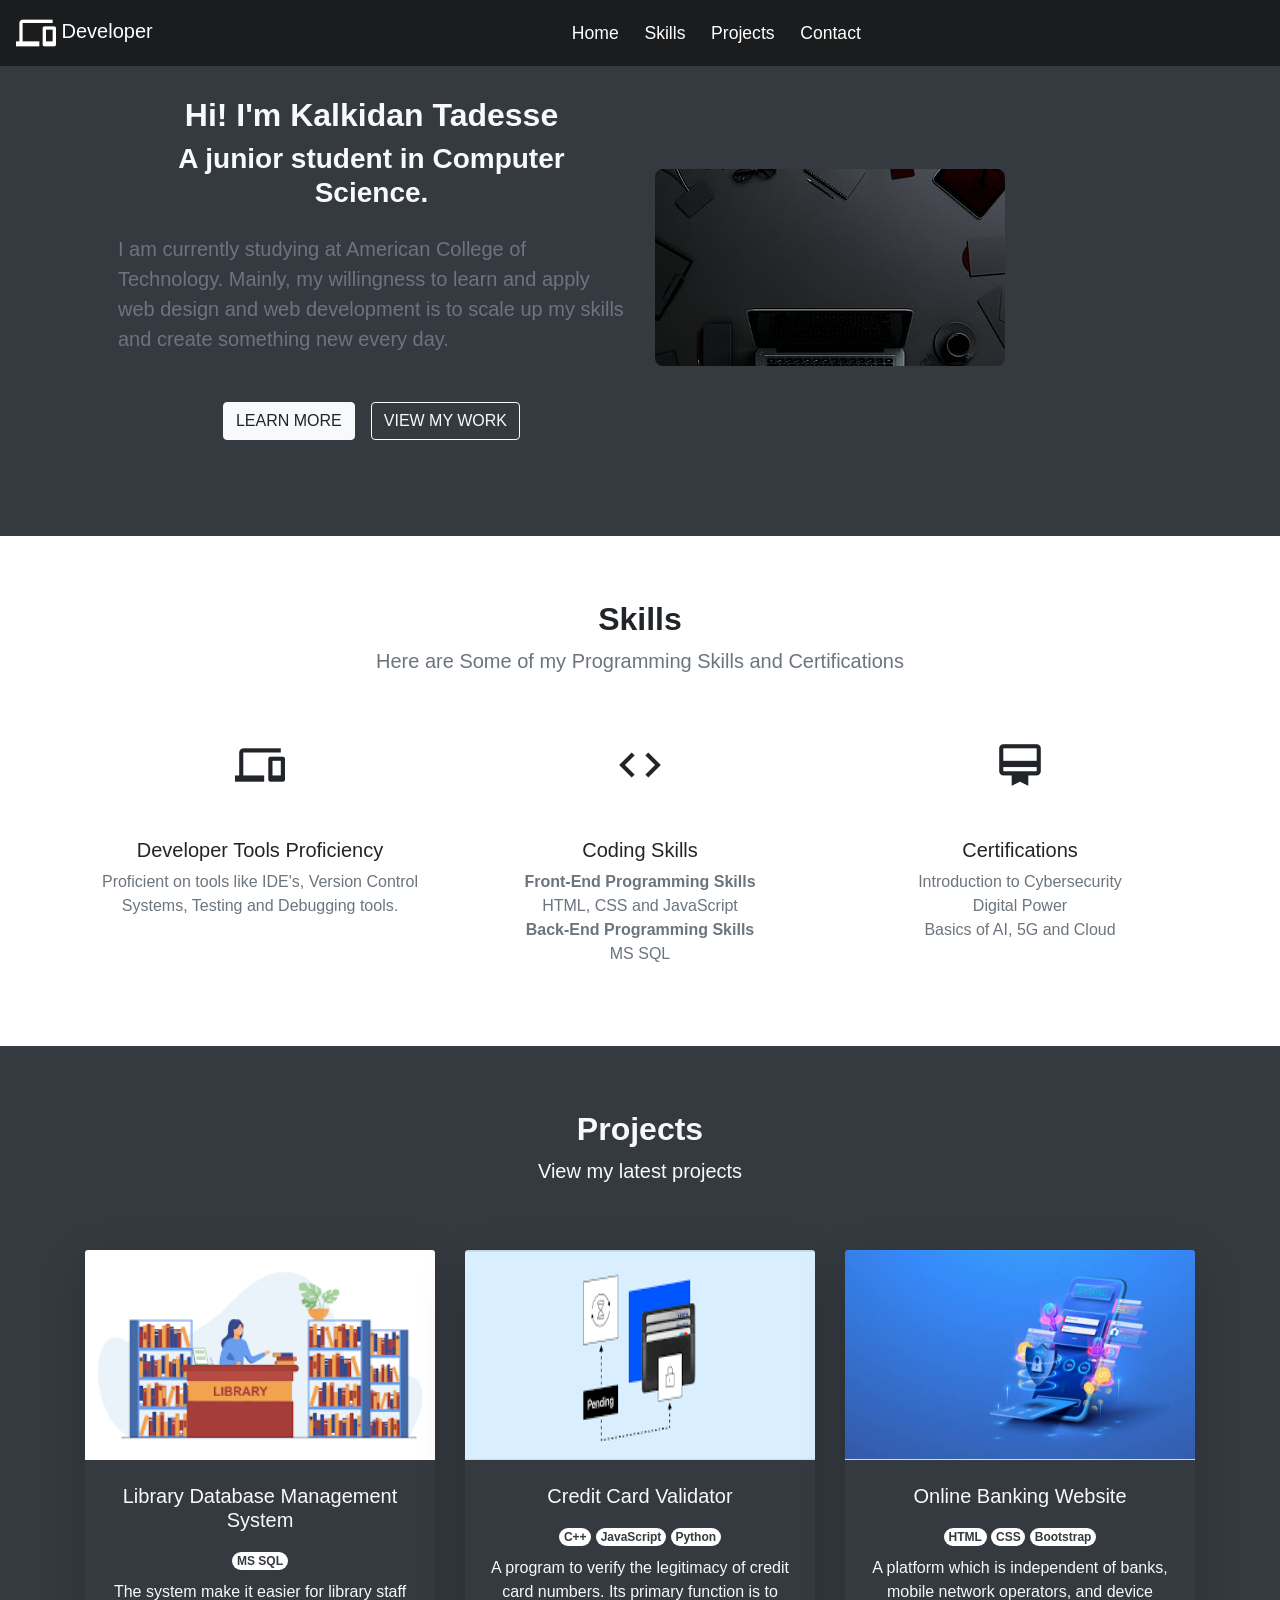
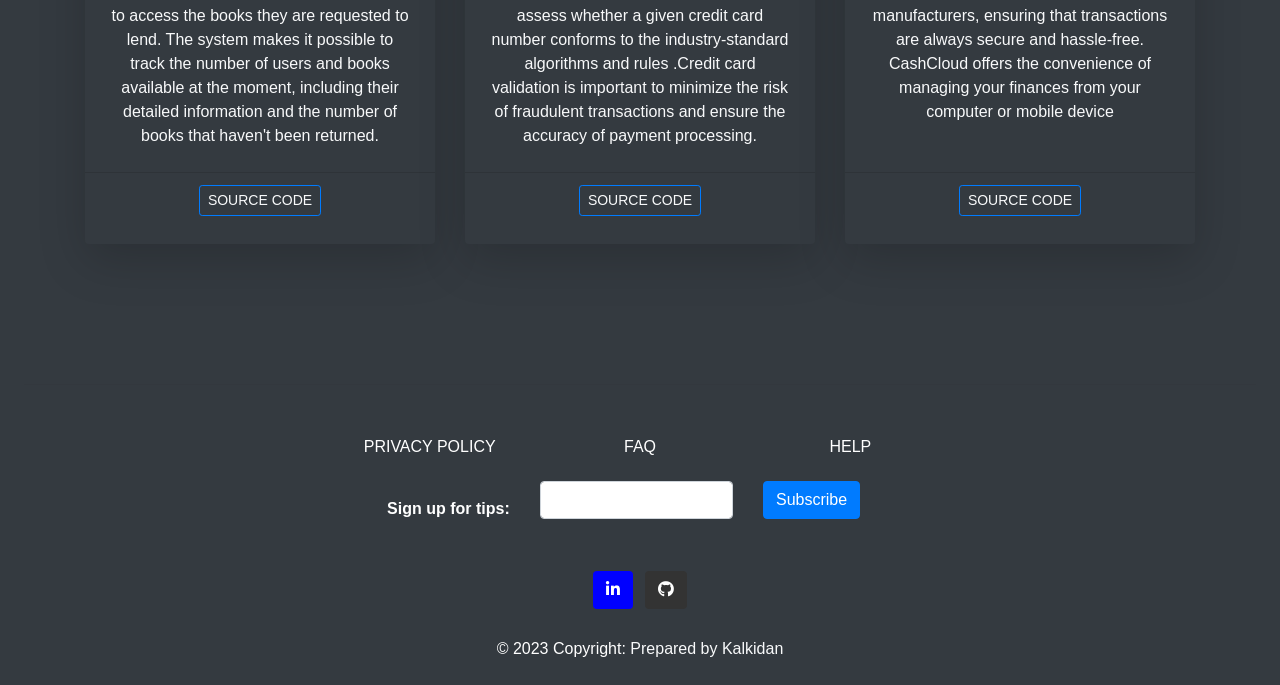
<file: index.html>
<!DOCTYPE html>
<html lang="en">
<head>
    <meta charset="UTF-8">
    <meta name="viewport" content="width=device-width, initial-scale=1.0">
    <title>Portfolio</title>
    <link rel="stylesheet" href="style.css">
    <!-- Link of fonts -->
    <link rel="stylesheet" href="https://fonts.googleapis.com/css2?family=Material+Symbols+Outlined:opsz,wght,FILL,GRAD@24,400,0,0" />
    <link href="https://fonts.googleapis.com/css2?family=Montserrat:wght@800&family=Poppins:ital,wght@1,200;1,300&display=swap" rel="stylesheet">
    <link href="https://fonts.googleapis.com/icon?family=Material+Icons+Outlined"
      rel="stylesheet">
    <!-- link of bootstrap -->
    <link href="https://cdn.jsdelivr.net/npm/bootstrap@5.0.2/dist/css/bootstrap.min.css" rel="stylesheet">
    <link rel="stylesheet" href="https://cdn.jsdelivr.net/npm/bootstrap@4.0.0/dist/css/bootstrap.min.css" integrity="sha384-Gn5384xqQ1aoWXA+058RXPxPg6fy4IWvTNh0E263XmFcJlSAwiGgFAW/dAiS6JXm" crossorigin="anonymous">
    <!-- link of icons -->
      <link rel="icon" type="image/x-icon" href="https://www.google.com/url?sa=i&url=https%3A%2F%2Fstock.adobe.com%2Fimages%2Fminimal-elegant-monogram-art-logo-outstanding-professional-trendy-awesome-artistic-c-cc-initial-based-alphabet-icon-logo-premium-business-logo-white-color-on-black-background%2F337923294&psig=AOvVaw11Tz3UDgl-LfOVtsSwtp5p&ust=1701029836188000&source=images&cd=vfe&opi=89978449&ved=0CBIQjRxqFwoTCLDVnIv834IDFQAAAAAdAAAAABAE">
    
    <link rel="stylesheet" href="https://cdnjs.cloudflare.com/ajax/libs/font-awesome/5.15.4/css/all.min.css">

</head>
<body data-bs-spy="scroll">
    <div class="container-fluid px-0">
        <nav class="navbar navbar-expand-lg navbar-dark fixed-top">
            <a class="navbar-brand " href="/"> 
                <span class="material-icons-outlined ">
                    devices
                    </span>
                    Developer
            </a>
            <button class="navbar-toggler" type="button" data-toggle="collapse" data-target="#navbarSupportedContent" aria-controls="navbarSupportedContent" aria-expanded="false" aria-label="Toggle navigation">
              <span class="navbar-toggler-icon"></span>
            </button>
          
            <div class="collapse navbar-collapse" id="navbarSupportedContent">
              <ul class="navbar-nav mx-auto">
                
                <li class="nav-item">
                  <a class="nav-link" href="/">Home</a>
                </li>
                <li class="nav-item">
                    <a class="nav-link" href="#about">Skills</a>
                </li>
                <li class="nav-item">
                    <a class="nav-link" href="#projects">Projects</a>
                </li>
                <li class="nav-item">
                    <a class="nav-link" href="#contact">Contact</a>
                </li>
                </ul>
                
              
            </div>
          </nav>
         <header class="mid bg-dark py-5">
            <div class="container px-5 ">
                <div class="row align-items-center ">
                    <div class="col-lg-6 col-md-6 col-sm-12">
                        <div class=" hero my-5">
                            <h2 class="text-center fw-bold mb-2 text-light"> Hi! I'm Kalkidan Tadesse
                            </h2>
                            <h3 class="text-primary text-center fw-bold mb-4 text-light">
                                A junior student in Computer Science.
                            </p>
                            </h3>
                            <p class="lead text-muted mb-5 text-white">  I am currently studying at American College of Technology.  Mainly, my willingness to learn and apply web design and web development is to scale up my skills and create something new every day. </p>
                            <div class="d-grid gap-3 d-sm-flex justify-content-center"> 
                                <a class="learn btn btn-light btn-large text-uppercase" href="#about">learn more </a>
                                <a class="view btn btn-outline-light btn-large text-uppercase" href="#projects">View my work</a>
                            </div>
                        </div>
                    </div>
                    <div class="col-lg-6 col-md-6 col-sm-12 w-70">
                        <img class="img-fluid rounded-3 my-5 " src="portimg.jpg" alt="port img">

                    </div>

                </div>

            </div>

         </header>
         <main>
            <section id="about" class="text-center py-3">
                <div class="container py-5">
                    <div class="row justify-content-center">
                        <h2 class="fw-bold "> Skills</h2>
                        <p class="lead text-secondary mb-3 ">
                            Here are Some of my Programming Skills and Certifications
                        </p>
                    </div>

                </div>
                <div class="container mb-5 ">
                    <div class="row">
                        <div class="col-lg-4 mx-auto mb-3">
                            <div class="d-flex mb-5 about">
                                <span class="material-icons-outlined m-auto">devices</span>
                            </div>
                            <h5>Developer Tools Proficiency </h5>
                            <p class="text-muted mb-0">
                                Proficient on tools like IDE's, Version Control Systems, Testing and Debugging tools.
                            </p>

                        </div>
                        <div class="col-lg-4 mx-auto mb-3">
                            <div class="d-flex mb-5 about">
                                <span class="material-icons-outlined m-auto ">code </span>
                            </div>
                    
                            <h5>Coding Skills</h5>
                            <p class="text-muted mb-0">
                                <strong>Front-End Programming Skills</strong><br>
                                HTML, CSS and JavaScript<br>
                                <strong>Back-End Programming Skills</strong><br>
                                MS SQL
                            </p>

                        </div>
                        <div class="col-lg-4 mx-auto mb-3">
                            <div class="d-flex mb-5 about">
                                <span class="material-icons-outlined m-auto  ">card_membership</span>
                            </div>
                            <h5> Certifications</h5>
                            <p class="text-muted mb-0">
                                Introduction to Cybersecurity <br>
                                Digital Power<br>
                                Basics of AI, 5G and Cloud
                            </p>
                        </div>
                    </div>
                </div>
            </section>
            <section id="projects" class="text-center py-3 bg-dark">
                <div class="container py-5">
                    <div class="row justify-content-center">
                        <h2 class="fw-bold text-light"> Projects</h2>
                        <p class="lead text-light mb-3">
                            View my latest projects
                        </p>
                    </div>
                </div>
                    <div class="container mb-5">
                        <div class="row">
                            <div class="col-lg-4 mx-auto mb-5">
                                <div class="card h-100 shadow-lg border-0 bg-dark">
                                    <img class="card-img-top " src="lib.png" alt="LDMS">
                                    <div class="card-body p-4">
                                        <h5 class="card-title mb-3 text-light"> Library Database Management System</h5>
                                        <div class="mb-2">
                                            <div class="badge bg-white rounded-pill text-dark">MS SQL</div>
                                            
                                        </div>
                                        <p class="card-text text-light">The system make it easier for library staff to access the books they are requested to lend. The system makes it possible to track the number of users and books available at the moment, including their detailed information and the number of books that haven't been returned.
                                        </p>
                                    </div>
                                    <div class="card-footer bg-transparent mb-3">
                                        <a class="btn btn-outline-primary btn-sm text-uppercase text-light" href="https://github.com/kalkidantad/LDBM-System.git" target="_blank">Source Code </a>
                                    </div>

                                </div>

                            </div>
                            <div class="col-lg-4 mx-auto mb-5">
                                <div class="card h-100 shadow-lg border-0 bg-dark">
                                    <img class="card-img-top " src="valid.png" alt="LDMS">
                                    <div class="card-body p-4">
                                        <h5 class="card-title mb-3 text-light"> Credit Card Validator</h5>
                                        <div class="mb-2">
                                            <div class="badge bg-white rounded-pill text-dark">C++</div>
                                            <div class="badge bg-white rounded-pill text-dark">JavaScript</div>
                                            <div class="badge bg-white rounded-pill text-dark">Python</div>
                                            
                                            
                                        </div>
                                        <p class="card-text text-light">A program to verify the legitimacy of credit card numbers. Its primary function is to assess whether a given credit card number conforms to the industry-standard algorithms and rules .Credit card validation is important to minimize the risk of fraudulent transactions and ensure the accuracy of payment processing.
                                        </p>
                                    </div>
                                    <div class="card-footer bg-transparent mb-3">
                                        <a class="btn btn-outline-primary btn-sm text-uppercase text-light" href="/" target="_blank">Source Code </a>
                                    </div>

                                </div>

                            </div>
                            <div class="col-lg-4 mx-auto mb-5">
                                <div class="card h-100 shadow-lg border-0 bg-dark">
                                    <img class="card-img-top " src="pay1.png" alt="LDMS">
                                    <div class="card-body p-4">
                                        <h5 class="card-title mb-3 text-light">Online Banking Website </h5>
                                        <div class="mb-2">
                                            <div class="badge bg-white rounded-pill text-dark">HTML</div>
                                            <div class="badge bg-white rounded-pill text-dark">CSS</div>
                                            <div class="badge bg-white rounded-pill text-dark">Bootstrap</div>
                                            
                                        </div>
                                        <p class="card-text text-light">A platform which is independent of banks, mobile network operators, and device manufacturers, ensuring that transactions are always secure and hassle-free. CashCloud offers the convenience of managing your finances from your computer or mobile device
                                        </p>
                                    </div>
                                    <div class="card-footer bg-transparent mb-3">
                                        <a class="btn btn-outline-primary btn-sm text-uppercase text-light" href="https://github.com/kalkidantad/CashCloud..git" target="_blank">Source Code </a>
                                    </div>
                                </div>
                            </div>
                        </div>
                    </div>
            </section>

         </main>
    </div>
   
    <footer id="contact" class="bg-tertiary text-center mx-0 ">
        <!-- Grid container -->
        <div class="container-fluid my-0 mx-auto p-4 text-white bg-dark ">
            <hr class="my-1" />
            <section class="mt-5">
                <!-- Grid row-->
                <div class="row text-center d-flex justify-content-center pt-1 pb-3">
                  <!-- Grid column -->
                  <div class="col-md-2">
                    <h6 class="text-uppercase ">
                      <a href="#projects" class="text-white">Privacy Policy</a>
                    </h6>
                  </div>
                  <!-- Grid column -->
        
                  <!-- Grid column -->
                  <div class="col-md-2">
                    <h6 class="text-uppercase ">
                      <a href="#!" class="text-white">FAQ</a>
                    </h6>
                  </div>
                  <!-- Grid column -->
        
                  <!-- Grid column -->
                  <div class="col-md-2">
                    <h6 class="text-uppercase ">
                      <a href="#!" class="text-white">Help</a>
                    </h6>
                  </div>
                  <!-- Grid column -->
                </div>
                <!-- Grid row-->
              </section>
             

      <!-- tips section -->
      <section class="mx-auto text-center d-flex justify-content-center">
      <form action="">
        <!--Grid row-->
        <div class="row">
          <!--Grid column-->
          <div class="col-auto mb-4 mb-md-0">
            <p class="pt-3">
               <strong>Sign up for tips:</strong> 
            </p>
          </div>
          <!--Grid column-->
  
          <!--Grid column-->
          <div class="col-md-5 col-12 mb-4 mb-md-0">
            <!-- Email input -->
            <div data-mdb-input-init class="form-outline mb-4">
              <input type="email" id="form5Example22" class="form-control" />
              <label class="form-label" for="form5Example22"></label>
            </div>
          </div>
          <!--Grid column-->
  
          <!--Grid column-->
          <div class="col-auto mb-4 mb-md-0">
            <!-- Submit button -->
            <button data-mdb-ripple-init type="button" class="btn btn-primary mb-4">
              Subscribe
            </button>
          </div>
          <!--Grid column-->
        </div>
        <!--Grid row-->
      </form>
    </section>


          <!-- Section: Social media -->
          <section class="mb-4">
            <!-- Linkedin -->
            <a
              data-mdb-ripple-init
              class="btn text-white btn-floating m-1"
              style="background-color:  blue;"
              href="https://www.linkedin.com/in/kt-in/"
              role="button"
              ><i class="fab fa-linkedin-in"></i
            ></a>
            <!-- Github -->
            <a
              data-mdb-ripple-init
              class="btn text-white btn-floating m-1"
              style="background-color: #333333;"
              href="https://github.com/kalkidantad"
              role="button"
              ><i class="fab fa-github"></i
            ></a>
          </section>
          © 2023 Copyright:
          <a class="text-body text-light" href="/">Prepared by Kalkidan</a>
         
        </div>
      </footer>


      <script src="https://code.jquery.com/jquery-3.2.1.slim.min.js" integrity="sha384-KJ3o2DKtIkvYIK3UENzmM7KCkRr/rE9/Qpg6aAZGJwFDMVNA/GpGFF93hXpG5KkN" crossorigin="anonymous"></script>
<script src="https://cdn.jsdelivr.net/npm/popper.js@1.12.9/dist/umd/popper.min.js" integrity="sha384-ApNbgh9B+Y1QKtv3Rn7W3mgPxhU9K/ScQsAP7hUibX39j7fakFPskvXusvfa0b4Q" crossorigin="anonymous"></script>
<script src="https://cdn.jsdelivr.net/npm/bootstrap@4.0.0/dist/js/bootstrap.min.js" integrity="sha384-JZR6Spejh4U02d8jOt6vLEHfe/JQGiRRSQQxSfFWpi1MquVdAyjUar5+76PVCmYl" crossorigin="anonymous"></script>

</body>
</html>
</file>
<file: style.css>
*{
    margin:0;
    padding:0;
    box-sizing: border-box;
    font-family:'poppins' sans-serif ;
} 

html{
    scroll-behavior: smooth;
}
.navbar{
    background-color: #131313c2;
    padding: 1rem 8rem;
    z-index:1000;
    color:#ffffff;
}
.navbar navbar-brand{
    font-size: 1.4rem;
    font-weight: 900;
}
#navbarSupportedContent > ul > li:nth-child(n) > a{
    color: #fff;
    font-size: 1.1rem;
    padding:0 0.8rem;

}
#navbarSupportedContent > ul > li:nth-child(n) > a:hover,
#navbarSupportedContent > ul > li:nth-child(n) > a:active{
    color: #00b9bf;

}
nav >  button > a > .view:hover{
    background-color: #fff;
}
nav >  button > a > .learn:hover{
    background-color: black;
}
.material-icons-outlined {
    vertical-align:middle;
    line-height: 1px;

}

.navbar-brand > .material-icons-outlined{
    font-size: 40px;
}
.text-primary{
    font-size: 28px;
}
/* .mid{
    height: 570px;
} */


.about > .material-icons-outlined{
    font-size: 50px;
   
}
.card > img{
    height: 210px;
}

@media screen and (max-width: 988px){
    .navbar{
        padding: 1rem ;   
    }
    #navbarSupportedContent > ul {
        padding-left: 0.8rem;
    }
    #navbarSupportedContent > ul > li:nth-child(n) > a{
        padding:0.5rem 0;
    
    }
    .mid .hero h2{
        font-size: 2.0rem;
    }
    .mid .hero h3{
        font-size: 1.5rem;
    }
    .mid .hero p{
        font-size: 0.9rem;
    
    }
    .mid .hero a{
        font-size: 0.9rem;
    }
    .mid img{
        font-size: 100px;
    }
}
</file>
